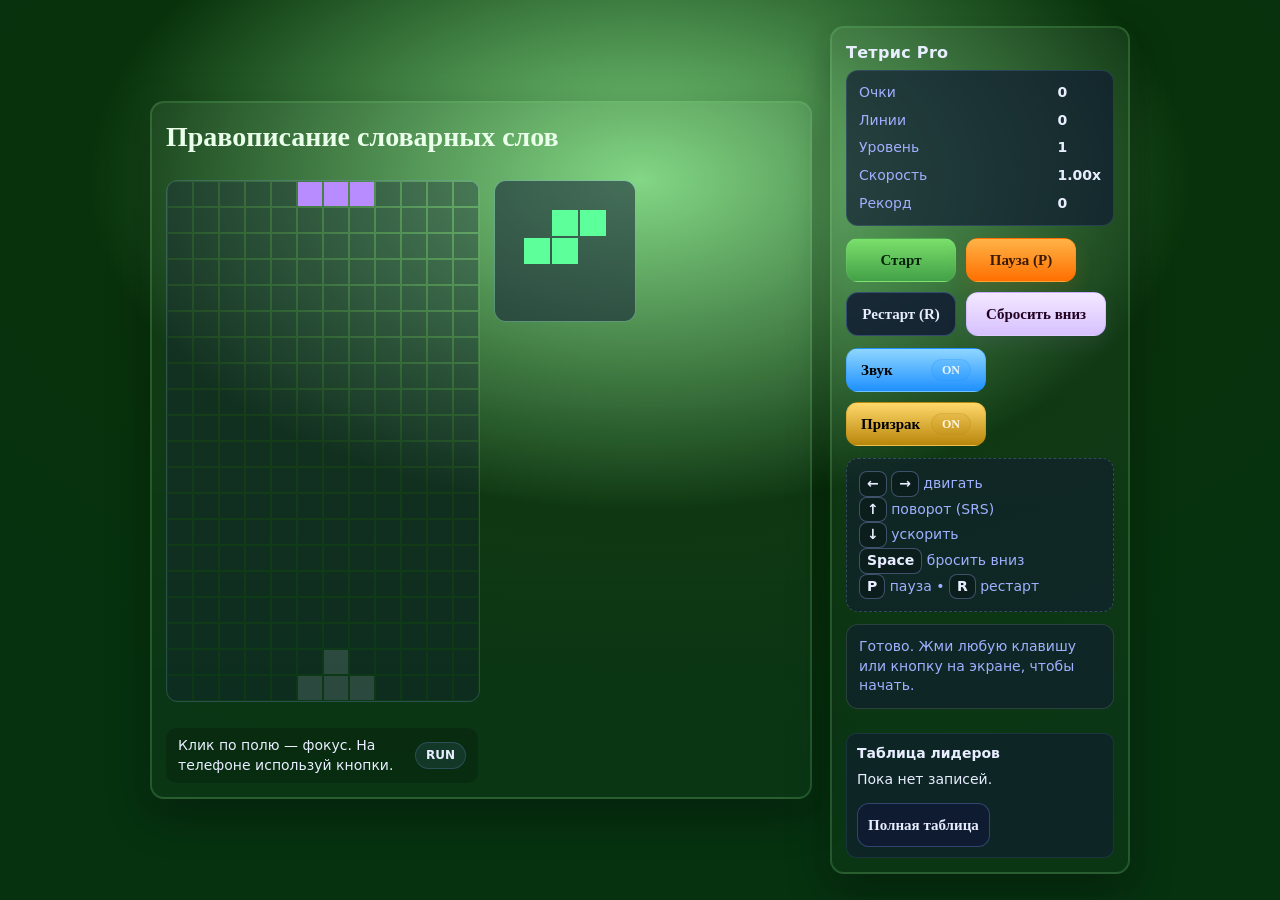
<file: na_telefon/2.html>
<!doctype html>
<html lang="ru">
<head>
  <meta charset="utf-8" />
  <meta name="viewport" content="width=device-width,initial-scale=1,viewport-fit=cover" />
  <title>Тетрис (HTML/JS) — Pro</title>
  <link rel="stylesheet" href="2.css">
</head>
<body>
  <div class="wrap">
    <div class="card game">
      <div class="game-title">Правописание словарных слов</div>
      <div class="canvas-row">
        <canvas id="board" width="312" height="520" aria-label="Тетрис поле"></canvas>
        <canvas id="next" width="140" height="140" aria-label="Следующая фигура"></canvas>
      </div>
      <div class="field-note">
        <div>Клик по полю — фокус. На телефоне используй кнопки.</div>
        <div class="pill" id="mode">RUN</div>
      </div>
    </div>

    <div class="card side">
      <div>
        <h1>Тетрис Pro</h1>
        <div class="stat">
          <div class="k">Очки</div><div class="v" id="score">0</div>
          <div class="k">Линии</div><div class="v" id="lines">0</div>
          <div class="k">Уровень</div><div class="v" id="level">1</div>
          <div class="k">Скорость</div><div class="v" id="speed">1.00x</div>
          <div class="k">Рекорд</div><div class="v" id="best">0</div>
        </div>
      </div>

      <div class="row">
        <button id="btnStart">Старт</button>
        <button id="btnPause">Пауза (P)</button>
        <button id="btnRestart">Рестарт (R)</button>
        <button id="btnResetDown">Сбросить вниз</button>
      </div>

      <div class="row">
        <div class="toggle" id="toggleSound" role="button" tabindex="0">
          <span>Звук</span><span class="pill" id="soundPill">ON</span>
        </div>
        <div class="toggle" id="toggleGhost" role="button" tabindex="0">
          <span>Призрак</span><span class="pill" id="ghostPill">ON</span>
        </div>
      </div>

      <div class="hint">
        <div><span class="kbd">←</span> <span class="kbd">→</span> двигать</div>
        <div><span class="kbd">↑</span> поворот (SRS)</div>
        <div><span class="kbd">↓</span> ускорить</div>
        <div><span class="kbd">Space</span> бросить вниз</div>
        <div><span class="kbd">P</span> пауза • <span class="kbd">R</span> рестарт</div>
      </div>

      <div class="hint" id="status" style="border-style:solid; border-color: rgba(255,255,255,0.12);">
        Готово. Жми любую клавишу или кнопку на экране, чтобы начать.
      </div>

      <div class="leader-inline">
        <h3>Таблица лидеров</h3>
        <div id="leaderboardInline">Пока нет записей.</div>
        <div style="margin-top:8px">
          <button id="openLeaderBtn">Полная таблица</button>
        </div>
      </div>

      <div class="mobile" aria-label="Мобильное управление">
        <div class="pad">
          <button class="accent" id="mLeft">◀︎</button>
          <button class="accent" id="mRotate">⤾</button>
          <button class="accent" id="mRight">▶︎</button>
          <button id="mDown">▼</button>
          <button class="danger" id="mDrop">DROP</button>
          <button id="mPause">P</button>
          <button class="wide" id="mRestart">RESTART</button>
        </div>
      </div>
    </div>
      <script src="quiz_words.js"></script>
      <!-- Quiz modal -->
      <div id="quizOverlay" style="display:none">
        <div class="quiz-modal">
            <div class="quiz-header">Безударные гласные в корне слова</div>
            <div id="quizBonus" class="quiz-bonus">Максимум бонуса: 500</div>
            <div id="quizCurrentBonus" class="quiz-current-bonus">Бонус сейчас: 0</div>
          <div id="quizPrompt" class="quiz-prompt"></div>
          <div id="quizSelection" class="quiz-selection" aria-live="polite"></div>
          <div class="quiz-controls">
            <button id="quizBack" title="Удалить последний">←</button>
            <button id="quizClear" title="Очистить выбор">Очистить</button>
            <button id="quizConfirm" title="Подтвердить" disabled>Подтвердить</button>
          </div>
          <div id="quizTimer" class="quiz-timer">00.0s</div>
          <div id="quizOptions" class="quiz-options"></div>
          <div id="quizAward" class="quiz-award" style="display:none">+0</div>
        </div>
      </div>

      <!-- Leaderboard modal -->
      <div id="leaderOverlay" style="display:none">
        <div class="leader-modal">
          <h3>Таблица лидеров</h3>
          <div id="leaderList"></div>
          <div id="saveRecordArea">
            <input id="recordName" placeholder="Ваше имя" />
            <button id="saveRecordBtn">Сохранить рекорд</button>
          </div>
          <button id="closeLeader">Закрыть</button>
        </div>
      </div>

      <script src="2.js"></script>
    
      <script>

      document.addEventListener("click", function(e){

    if(e.target && e.target.id === "saveRecordBtn"){

        // сообщаем главной странице, что игра завершена
        window.parent.postMessage({ type: "playSuccess" }, "*");

    }

});

   </script>
  </body>
  </html>
</file>
<file: na_telefon/2.css>
:root{
  --bg:#08320b;
  --panel:#111a33;
  --text:#e8eeff;
  --muted:#9fb0ff;
  --accent:#7aa2ff;
  --danger:#ff6b6b;

  --cell:26px;
  --radius:14px;

  --btn:#141f3d;
  --btn2:#0f1731;
  --btnBorder:rgba(122,162,255,0.30);
  --shadow:0 16px 40px rgba(0,0,0,0.35);
}
*{box-sizing:border-box}

/* Load Lobster font for buttons */
@import url('https://fonts.googleapis.com/css2?family=Lobster&display=swap');

.game-title{
  font-family: 'Lobster', cursive;
  font-size:28px;
  color: #eaffea;
  text-align:center;
  margin-bottom:10px;
  font-weight:900;
}

.wrap{
  display:grid;
  grid-template-columns:auto 300px;
  gap:18px;
  width:min(980px, 98vw);
  align-items:center;
}

.game{
  padding:14px;
  display:flex;
  flex-direction:column;
  gap:14px;
  align-items:flex-start;
}
.canvas-row{
  display:flex;
  gap:14px;
  align-items:flex-start;
  justify-content:flex-start;
  width:auto;
}
.field-note{
  margin-top:12px;
  padding:8px 12px;
  border-radius:10px;
  background:rgba(0,0,0,0.18);
  color:var(--text);
  display:flex;
  justify-content:space-between;
  align-items:center;
  width:312px;
  align-self:flex-start;
}
html,body{height:100%}
body{
  margin:0;
  display:flex;
  align-items:center;
  justify-content:center;
  background:radial-gradient(1000px 600px at 50% 20%, #7dd57f 0%, var(--bg) 55%, #063210 100%);
  color:var(--text);
  font:14px/1.4 system-ui,-apple-system,Segoe UI,Roboto,Inter,Arial,sans-serif;
  padding: max(10px, env(safe-area-inset-top)) max(10px, env(safe-area-inset-right)) max(10px, env(safe-area-inset-bottom)) max(10px, env(safe-area-inset-left));
}
canvas{
  background:linear-gradient(180deg, rgba(255,255,255,0.03), rgba(255,255,255,0.01));
  border:1px solid rgba(122,162,255,0.22);
  border-radius:12px;
  image-rendering: pixelated;
  touch-action:none;
}
.side{
  padding:14px;
  display:flex;
  flex-direction:column;
  gap:12px;
}
h1{
  font-size:16px;
  margin:0 0 6px 0;
  letter-spacing:.3px;
  color:var(--text);
}
.stat{
  display:grid;
  grid-template-columns: 1fr auto;
  gap:8px 10px;
  padding:12px;
  border-radius:12px;
  background:rgba(17,26,51,0.7);
  border:1px solid rgba(122,162,255,0.18);
}
.stat .k{color:var(--muted)}
.stat .v{font-variant-numeric: tabular-nums; font-weight:800}
.row{
  display:flex; gap:10px; flex-wrap:wrap; align-items:center;
}
button, .toggle{
  appearance:none;
  border:1px solid var(--btnBorder);
  background:rgba(17,26,51,0.85);
  color:var(--text);
  padding:10px 14px;
  border-radius:12px;
  cursor:pointer;
  transition:transform .05s ease, background .15s ease, border-color .15s ease;
  font-weight:800;
  user-select:none;
  font-family: 'Lobster', cursive;
  font-size:15px;
  line-height:1;
  height:44px;
  min-width:110px;
  display:inline-flex;
  align-items:center;
  justify-content:center;
}
button:hover,.toggle:hover{background:rgba(17,26,51,1); border-color:rgba(122,162,255,0.45)}
button:active,.toggle:active{transform:translateY(1px)}
.toggle{
  display:flex;
  gap:10px;
  align-items:center;
  justify-content:space-between;
  min-width: 140px;
}
.pill{
  display:inline-flex;
  align-items:center;
  gap:6px;
  font-weight:800;
  font-size:12px;
  padding:4px 10px;
  border-radius:999px;
  border:1px solid rgba(122,162,255,0.22);
  background:rgba(122,162,255,0.10);
}
.hint{
  padding:12px;
  border-radius:12px;
  background:rgba(17,26,51,0.55);
  border:1px dashed rgba(159,176,255,0.25);
  color:var(--muted);
}
.kbd{display:inline-block; padding:2px 7px; border-radius:8px; border:1px solid rgba(159,176,255,.35); background:rgba(0,0,0,.22); color:var(--text); font-weight:800}
.footer{
  grid-column:1 / -1;
  padding:12px 14px;
  border-top:1px solid rgba(122,162,255,0.12);
  color:rgba(232,238,255,0.75);
  display:flex;
  justify-content:space-between;
  gap:12px;
  flex-wrap:wrap;
}

/* Mobile controls */
.mobile{
  display:none;
  margin-top:10px;
  padding:12px;
  border-radius:12px;
  background:rgba(17,26,51,0.55);
  border:1px solid rgba(122,162,255,0.18);
}
.card{
  background:linear-gradient(180deg, rgba(255,255,255,0.05), rgba(255,255,255,0.02));
  border:2px solid rgba(125,213,127,0.22);
  box-shadow:var(--shadow), 0 6px 24px rgba(125,213,127,0.04);
  border-radius:var(--radius);
  overflow:hidden;
}
  padding:0 12px;
  background:linear-gradient(180deg, rgba(255,255,255,0.05), rgba(0,0,0,0.10));
  height:44px;
  min-width:110px;
  font-size:15px;
  font-weight:800;
}
.pad .danger{border-color: rgba(255,107,107,0.35);}
.pad .accent{border-color: rgba(122,162,255,0.55);}

/* Colored Start button */
#btnStart{
  display:inline-block;
  padding:10px 16px;
  font-size:15px;
  background:linear-gradient(180deg,#7adf6b,#43a047);
  border:1px solid rgba(255,255,255,0.06);
  box-shadow:0 8px 20px rgba(67,160,71,0.18);
  color:#07210b;
  font-weight:900;
}

/* unify start button size with other controls */
#btnStart{ height:44px; min-width:110px; padding:0 12px; font-weight:900 }

/* Colored Sound toggle */
#toggleSound{ background: linear-gradient(180deg, rgba(122, 222, 140, 0.14), rgba(67,160,71,0.08)); border-color: rgba(67,160,71,0.28); }
#toggleSound .pill{ background: rgba(67,160,71,0.12); border-color: rgba(67,160,71,0.22); color: #eaffea }

/* Ensure Restart button uses Lobster too */
#btnRestart{ font-family: 'Lobster', cursive; font-weight:900 }

/* Lavender 'Сбросить вниз' button */
#btnResetDown{
  height:44px;
  min-width:140px;
  padding:0 12px;
  font-weight:900;
  background: linear-gradient(180deg,#f3e8ff,#d7c1ff);
  border:1px solid rgba(136,85,255,0.18);
  color:#210022;
  box-shadow:0 8px 20px rgba(168,120,255,0.08);
}
#btnResetDown:active{ transform: translateY(1px); }

/* Quiz modal styles */
#quizOverlay{
  position:fixed; inset:0; display:flex; align-items:center; justify-content:center;
  background:rgba(0,0,0,0.55); z-index:9999;
}
.quiz-modal{
  background:#07360d; /* solid dark green */
  color:#f6fff6;
  padding:26px;
  border-radius:16px;
  width:640px;
  max-width:98vw;
  box-shadow:0 22px 70px rgba(3,20,6,0.75);
  border:2px solid rgba(125,213,127,0.28);
}
.quiz-header{ font-weight:900; margin-bottom:8px; color:#eaffea; font-size:18px }
.quiz-bonus{ color:#e3ffde; font-weight:800; margin-bottom:6px; font-size:15px }
.quiz-current-bonus{ color:#d0ffd0; font-weight:900; margin-bottom:12px; font-size:16px }
.quiz-prompt{ font-size:34px; margin:10px 0 14px; color:#ffffff; font-weight:900; font-family: 'Lobster', cursive }
.quiz-selection{ display:flex; gap:10px; margin:8px 0 10px; align-items:center }
.sel-slot{ display:inline-flex; align-items:center; justify-content:center; width:56px; height:56px; border-radius:10px; background:rgba(255,255,255,0.04); border:1px solid rgba(255,255,255,0.06); font-weight:900; font-size:22px }
.quiz-selection.correct .sel-slot{ box-shadow:0 0 0 6px rgba(76,255,138,0.08); }
.quiz-selection.wrong .sel-slot{ box-shadow:0 0 0 6px rgba(255,96,96,0.08); }
.quiz-controls{ display:flex; gap:10px; margin-bottom:12px }
.quiz-controls button{ padding:10px 12px; height:44px; min-width:80px; font-family: 'Lobster', cursive; font-weight:900; font-size:16px }
.quiz-timer{ font-weight:900; color:var(--muted); margin-bottom:10px; font-size:16px }
.quiz-options{ display:flex; gap:12px; flex-wrap:wrap }
.quiz-options button{ flex:1 1 40%; padding:14px; border-radius:12px; background:linear-gradient(180deg,#ffffff06,#00000012); color:var(--text); border:1px solid rgba(255,255,255,0.06); cursor:pointer; font-size:18px; min-width:120px }

.quiz-award{ margin-top:12px; text-align:center; font-size:34px; font-weight:900; color:#eaffea; background: rgba(0,0,0,0.06); padding:10px 12px; border-radius:10px; border:1px solid rgba(255,255,255,0.04) }
.quiz-award.show{ transform:scale(1.03); box-shadow:0 12px 36px rgba(0,0,0,0.35); }
.quiz-options button.correct{ outline:3px solid rgba(76,255,138,0.24) }
.quiz-options button.wrong{ outline:3px solid rgba(255,96,96,0.22) }

/* Leaderboard */
#leaderOverlay{ position:fixed; inset:0; display:flex; align-items:center; justify-content:center; background:rgba(0,0,0,0.55); z-index:9999 }
.leader-modal{ background:#071026; color:var(--text); padding:18px; border-radius:12px; width:480px; max-width:96vw }
#leaderList{ margin:8px 0 12px }
#saveRecordArea{ display:flex; gap:8px; margin-bottom:10px }
#saveRecordArea input{ flex:1; padding:8px; border-radius:8px; border:1px solid rgba(255,255,255,0.06) }

.leader-inline{ margin-top:12px; padding:10px; border-radius:10px; background:rgba(17,26,51,0.55); border:1px solid rgba(122,162,255,0.12); }
.leader-inline h3{ margin:0 0 6px 0; font-size:14px }
.leader-inline ol{ margin:6px 0 0 18px; color:var(--muted) }
.leader-inline li{ margin:4px 0; font-weight:800 }
.leader-inline #openLeaderBtn{ margin-top:6px; padding:8px 10px; min-width:120px }

@media (max-width: 880px){
  .wrap{grid-template-columns:1fr; max-width:680px;}
  .game{justify-content:center;}
}
@media (pointer: coarse){
  .mobile{display:block;}
}

/* Override colors for specific controls */
#toggleSound{ background: linear-gradient(180deg,#8fd6ff,#1e90ff); border-color: rgba(30,144,255,0.28); }
#toggleSound .pill{ background: rgba(30,144,255,0.12); border-color: rgba(30,144,255,0.22); color:#eaf6ff }

#btnPause{ background: linear-gradient(180deg,#ffb347,#ff6f00); border-color: rgba(255,111,0,0.22); color:#3b1a00; box-shadow:0 8px 20px rgba(255,111,0,0.12); }

#toggleGhost{ background: linear-gradient(180deg,#ffd86b,#b8860b); border-color: rgba(184,134,11,0.28); }
#toggleGhost .pill{ background: rgba(184,134,11,0.12); border-color: rgba(184,134,11,0.22); color:#fff8e1 }

/* Make toggle labels (left text) black for better contrast */
#toggleSound > span:first-child,
#toggleGhost > span:first-child{
  color: #000;
  font-weight:900;
}
</file>
